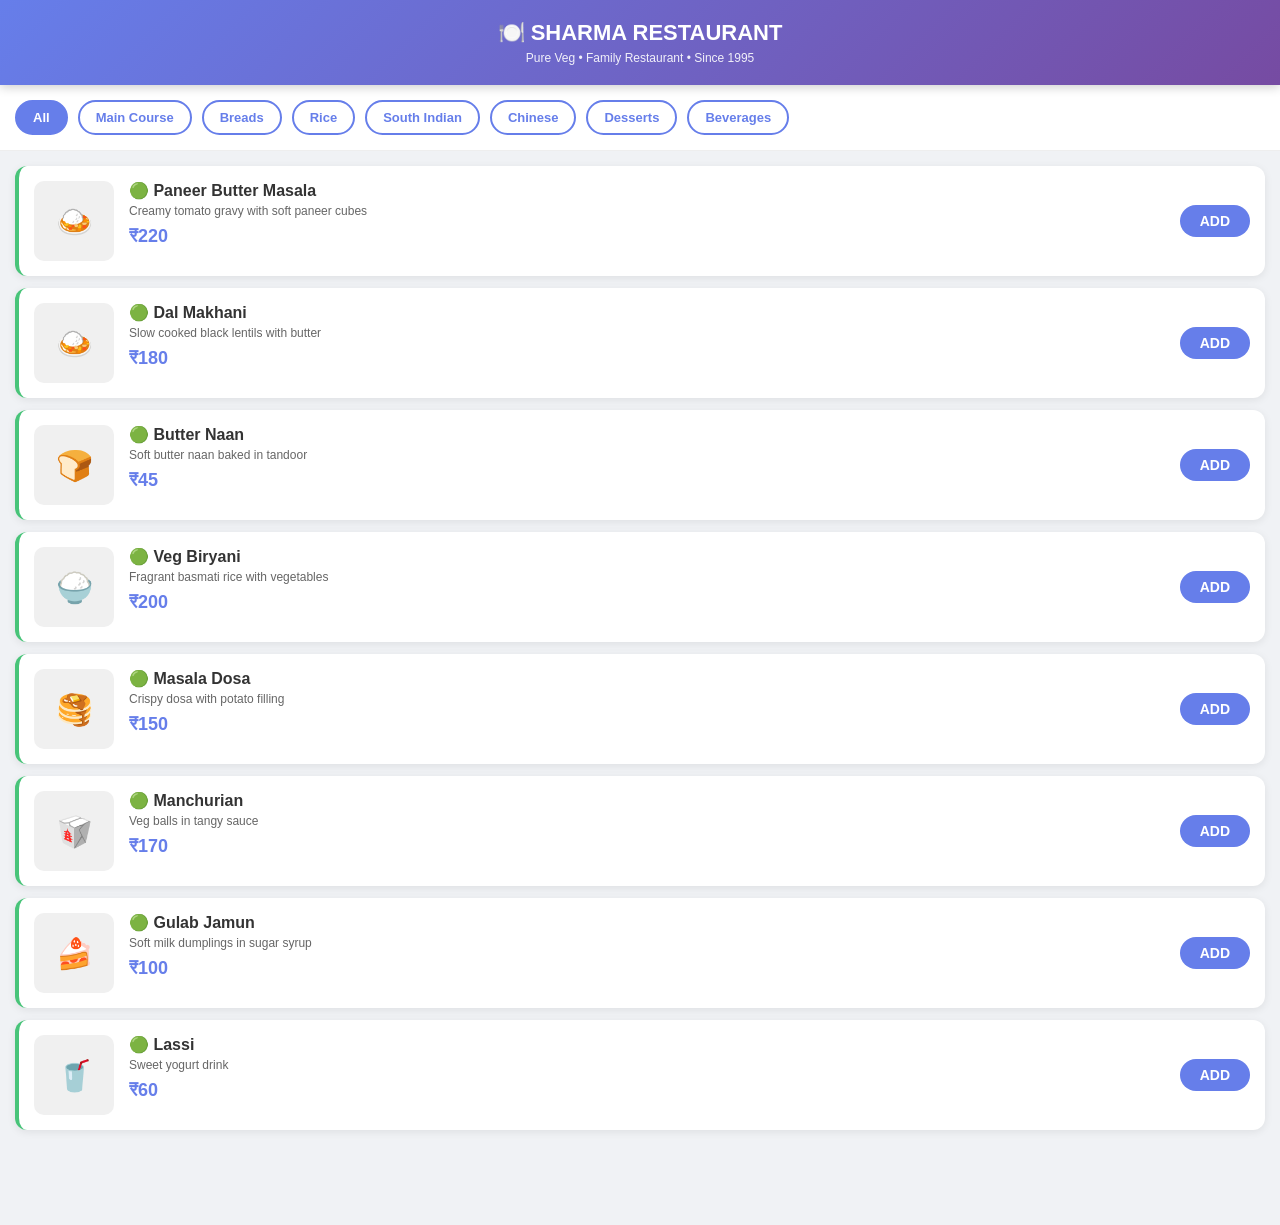
<file: Index.html>
<!DOCTYPE html>
<html lang="hi">
<head>
    <meta charset="UTF-8">
    <meta name="viewport" content="width=device-width, initial-scale=1.0">
    <title>🍽️ Restaurant Order</title>
    <style>
        * {
            margin: 0;
            padding: 0;
            box-sizing: border-box;
        }

        body {
            font-family: 'Segoe UI', Arial, sans-serif;
            background: #f0f2f5;
            padding-bottom: 80px;
        }

        .header {
            background: linear-gradient(135deg, #667eea 0%, #764ba2 100%);
            color: white;
            padding: 20px;
            text-align: center;
            position: sticky;
            top: 0;
            z-index: 100;
            box-shadow: 0 2px 10px rgba(0,0,0,0.2);
        }

        .header h1 {
            font-size: 22px;
            margin-bottom: 5px;
        }

        .header p {
            font-size: 12px;
            opacity: 0.9;
        }

        .categories {
            display: flex;
            gap: 10px;
            padding: 15px;
            overflow-x: auto;
            background: white;
            border-bottom: 1px solid #eee;
            position: sticky;
            top: 85px;
            z-index: 99;
        }

        .category-btn {
            padding: 8px 16px;
            border-radius: 20px;
            border: 2px solid #667eea;
            background: white;
            color: #667eea;
            font-weight: bold;
            cursor: pointer;
            white-space: nowrap;
            transition: all 0.3s;
            font-size: 13px;
        }

        .category-btn.active {
            background: #667eea;
            color: white;
        }

        .menu-container {
            padding: 15px;
            display: grid;
            gap: 12px;
        }

        .menu-item {
            background: white;
            border-radius: 12px;
            padding: 15px;
            display: flex;
            gap: 15px;
            box-shadow: 0 2px 8px rgba(0,0,0,0.08);
            transition: transform 0.2s;
            position: relative;
        }

        .menu-item:hover {
            transform: translateY(-2px);
        }

        .menu-item.veg {
            border-left: 4px solid #48c479;
        }

        .menu-item.non-veg {
            border-left: 4px solid #e43b4f;
        }

        .item-image {
            width: 80px;
            height: 80px;
            border-radius: 10px;
            object-fit: cover;
            background: #f0f0f0;
            display: flex;
            align-items: center;
            justify-content: center;
            font-size: 30px;
        }

        .item-details {
            flex: 1;
        }

        .item-name {
            font-size: 16px;
            font-weight: bold;
            color: #333;
            margin-bottom: 4px;
        }

        .item-desc {
            font-size: 12px;
            color: #666;
            margin-bottom: 8px;
        }

        .item-price {
            font-size: 18px;
            font-weight: bold;
            color: #667eea;
        }

        .add-btn {
            background: #667eea;
            color: white;
            border: none;
            padding: 8px 20px;
            border-radius: 20px;
            font-weight: bold;
            cursor: pointer;
            font-size: 14px;
            transition: all 0.3s;
        }

        .add-btn:hover {
            background: #5a67d8;
            transform: scale(1.05);
        }

        .quantity-controls {
            display: flex;
            align-items: center;
            gap: 10px;
        }

        .qty-btn {
            width: 28px;
            height: 28px;
            border-radius: 50%;
            border: 2px solid #667eea;
            background: white;
            color: #667eea;
            font-weight: bold;
            cursor: pointer;
            font-size: 16px;
            display: flex;
            align-items: center;
            justify-content: center;
        }

        .qty-count {
            font-weight: bold;
            font-size: 16px;
            min-width: 20px;
            text-align: center;
        }

        .cart-bar {
            position: fixed;
            bottom: 0;
            left: 0;
            right: 0;
            background: white;
            padding: 15px 20px;
            box-shadow: 0 -4px 20px rgba(0,0,0,0.15);
            display: flex;
            justify-content: space-between;
            align-items: center;
            z-index: 1000;
        }

        .cart-info {
            display: flex;
            gap: 15px;
            align-items: center;
        }

        .cart-count {
            background: #e43b4f;
            color: white;
            padding: 4px 10px;
            border-radius: 15px;
            font-weight: bold;
            font-size: 14px;
        }

        .cart-total {
            font-weight: bold;
            color: #333;
            font-size: 16px;
        }

        .view-cart-btn {
            background: #667eea;
            color: white;
            border: none;
            padding: 12px 30px;
            border-radius: 25px;
            font-weight: bold;
            cursor: pointer;
            font-size: 14px;
        }

        /* Modal */
        .modal {
            display: none;
            position: fixed;
            top: 0;
            left: 0;
            right: 0;
            bottom: 0;
            background: rgba(0,0,0,0.7);
            z-index: 2000;
            padding: 20px;
            overflow-y: auto;
        }

        .modal-content {
            background: white;
            border-radius: 20px;
            padding: 25px;
            max-width: 500px;
            margin: 20px auto;
        }

        .modal h2 {
            text-align: center;
            margin-bottom: 20px;
            color: #333;
        }

        .cart-item {
            display: flex;
            justify-content: space-between;
            align-items: center;
            padding: 12px 0;
            border-bottom: 1px solid #eee;
        }

        .customer-form input,
        .customer-form textarea {
            width: 100%;
            padding: 12px;
            margin-bottom: 12px;
            border: 2px solid #e0e0e0;
            border-radius: 10px;
            font-size: 14px;
            font-family: inherit;
        }

        .place-order-btn {
            background: #48c479;
            color: white;
            width: 100%;
            padding: 15px;
            border: none;
            border-radius: 12px;
            font-weight: bold;
            font-size: 16px;
            cursor: pointer;
            margin-top: 10px;
        }

        .order-code {
            background: #f0f0f0;
            padding: 15px;
            border-radius: 10px;
            text-align: center;
            margin: 15px 0;
            font-size: 24px;
            font-weight: bold;
            letter-spacing: 3px;
            color: #667eea;
        }

        .close-btn {
            background: #e43b4f;
            color: white;
            border: none;
            padding: 10px 20px;
            border-radius: 10px;
            cursor: pointer;
            float: right;
            margin-top: 10px;
        }
    </style>
</head>
<body>

    <div class="header">
        <h1>🍽️ SHARMA RESTAURANT</h1>
        <p>Pure Veg • Family Restaurant • Since 1995</p>
    </div>

    <div class="categories" id="categories"></div>

    <div class="menu-container" id="menuContainer"></div>

    <div class="cart-bar" id="cartBar">
        <div class="cart-info">
            <span class="cart-count" id="cartCount">0</span>
            <span class="cart-total" id="cartTotal">₹0</span>
        </div>
        <button class="view-cart-btn" onclick="openCart()">🛒 View Cart</button>
    </div>

    <!-- Cart Modal -->
    <div class="modal" id="cartModal">
        <div class="modal-content" id="cartModalContent"></div>
    </div>

    <script>
        // 🔥 FIREBASE CONFIG - TERA DATABASE URL YAHAN DAAL
        const FIREBASE_DB_URL = "https://TERA_PROJECT_NAME-default-rtdb.asia-southeast1.firebasedatabase.app";
        
        let cart = [];
        let menuData = [];

        // Sample Menu (Admin panel se change karega toh live update hoga)
        const defaultMenu = [
            { id: 1, name: "Paneer Butter Masala", category: "Main Course", price: 220, veg: true, desc: "Creamy tomato gravy with soft paneer cubes" },
            { id: 2, name: "Dal Makhani", category: "Main Course", price: 180, veg: true, desc: "Slow cooked black lentils with butter" },
            { id: 3, name: "Butter Naan", category: "Breads", price: 45, veg: true, desc: "Soft butter naan baked in tandoor" },
            { id: 4, name: "Veg Biryani", category: "Rice", price: 200, veg: true, desc: "Fragrant basmati rice with vegetables" },
            { id: 5, name: "Masala Dosa", category: "South Indian", price: 150, veg: true, desc: "Crispy dosa with potato filling" },
            { id: 6, name: "Manchurian", category: "Chinese", price: 170, veg: true, desc: "Veg balls in tangy sauce" },
            { id: 7, name: "Gulab Jamun", category: "Desserts", price: 100, veg: true, desc: "Soft milk dumplings in sugar syrup" },
            { id: 8, name: "Lassi", category: "Beverages", price: 60, veg: true, desc: "Sweet yogurt drink" }
        ];

        // Load Menu
        function loadMenu() {
            fetch(`${FIREBASE_DB_URL}/menu.json`)
                .then(res => res.json())
                .then(data => {
                    menuData = data || defaultMenu;
                    if (!data) {
                        // Save default menu to Firebase
                        fetch(`${FIREBASE_DB_URL}/menu.json`, {
                            method: 'PUT',
                            body: JSON.stringify(defaultMenu)
                        });
                    }
                    renderCategories();
                    renderMenu('All');
                })
                .catch(() => {
                    menuData = defaultMenu;
                    renderCategories();
                    renderMenu('All');
                });
        }

        function renderCategories() {
            const categories = [...new Set(menuData.map(item => item.category))];
            const catContainer = document.getElementById('categories');
            catContainer.innerHTML = '<button class="category-btn active" onclick="renderMenu(\'All\')">All</button>';
            categories.forEach(cat => {
                catContainer.innerHTML += `<button class="category-btn" onclick="renderMenu('${cat}')">${cat}</button>`;
            });
        }

        function renderMenu(category) {
            // Update active button
            document.querySelectorAll('.category-btn').forEach(btn => {
                btn.classList.remove('active');
                if (btn.textContent === category) btn.classList.add('active');
            });

            const filtered = category === 'All' ? menuData : menuData.filter(item => item.category === category);
            const container = document.getElementById('menuContainer');
            
            container.innerHTML = filtered.map(item => {
                const cartItem = cart.find(c => c.id === item.id);
                const qty = cartItem ? cartItem.qty : 0;
                const emoji = item.category === 'Main Course' ? '🍛' :
                              item.category === 'Breads' ? '🍞' :
                              item.category === 'Rice' ? '🍚' :
                              item.category === 'South Indian' ? '🥞' :
                              item.category === 'Chinese' ? '🥡' :
                              item.category === 'Desserts' ? '🍰' : '🥤';

                return `
                    <div class="menu-item ${item.veg ? 'veg' : 'non-veg'}">
                        <div class="item-image">${emoji}</div>
                        <div class="item-details">
                            <div class="item-name">${item.veg ? '🟢 ' : '🔴 '}${item.name}</div>
                            <div class="item-desc">${item.desc}</div>
                            <div class="item-price">₹${item.price}</div>
                        </div>
                        <div class="quantity-controls">
                            ${qty > 0 ? `
                                <button class="qty-btn" onclick="updateQty(${item.id}, -1)">-</button>
                                <span class="qty-count">${qty}</span>
                            ` : ''}
                            <button class="add-btn" onclick="updateQty(${item.id}, 1)">
                                ${qty > 0 ? '+' : 'ADD'}
                            </button>
                        </div>
                    </div>
                `;
            }).join('');
        }

        function updateQty(itemId, change) {
            const item = menuData.find(i => i.id === itemId);
            const cartIndex = cart.findIndex(c => c.id === itemId);

            if (cartIndex > -1) {
                cart[cartIndex].qty += change;
                if (cart[cartIndex].qty <= 0) cart.splice(cartIndex, 1);
            } else if (change > 0) {
                cart.push({ ...item, qty: 1 });
            }
            updateCartBar();
            renderMenu(document.querySelector('.category-btn.active').textContent);
        }

        function updateCartBar() {
            const count = cart.reduce((sum, item) => sum + item.qty, 0);
            const total = cart.reduce((sum, item) => sum + (item.price * item.qty), 0);
            document.getElementById('cartCount').textContent = count;
            document.getElementById('cartTotal').textContent = `₹${total}`;
            document.getElementById('cartBar').style.display = count > 0 ? 'flex' : 'none';
        }

        function openCart() {
            const modal = document.getElementById('cartModal');
            const content = document.getElementById('cartModalContent');
            const total = cart.reduce((sum, item) => sum + (item.price * item.qty), 0);

            content.innerHTML = `
                <h2>🛒 Your Order</h2>
                ${cart.map(item => `
                    <div class="cart-item">
                        <span>${item.name} x ${item.qty}</span>
                        <span>₹${item.price * item.qty}</span>
                        <button class="qty-btn" onclick="updateQtyFromModal(${item.id}, -1)">-</button>
                        <button class="qty-btn" onclick="updateQtyFromModal(${item.id}, 1)">+</button>
                    </div>
                `).join('')}
                <h3 style="text-align:right; margin-top:15px;">Total: ₹${total}</h3>
                
                <div class="customer-form">
                    <input type="text" id="custName" placeholder="Your Name*" required>
                    <input type="tel" id="custPhone" placeholder="Phone Number*" required>
                    <textarea id="custAddress" placeholder="Delivery Address*" rows="3" required></textarea>
                    <textarea id="custNotes" placeholder="Special Instructions (Optional)" rows="2"></textarea>
                </div>
                
                <button class="place-order-btn" onclick="placeOrder()">✅ Place Order</button>
                <button class="close-btn" onclick="closeCart()">✕ Close</button>
            `;
            modal.style.display = 'block';
        }

        function updateQtyFromModal(itemId, change) {
            updateQty(itemId, change);
            openCart(); // Refresh modal
        }

        function closeCart() {
            document.getElementById('cartModal').style.display = 'none';
        }

        function generateOrderCode() {
            const prefix = 'ORD';
            const timestamp = Date.now().toString(36).toUpperCase();
            const random = Math.random().toString(36).substring(2, 5).toUpperCase();
            return `${prefix}-${timestamp}${random}`;
        }

        function placeOrder() {
            const name = document.getElementById('custName').value.trim();
            const phone = document.getElementById('custPhone').value.trim();
            const address = document.getElementById('custAddress').value.trim();
            const notes = document.getElementById('custNotes').value.trim();

            if (!name || !phone || !address) {
                alert('Please fill all required fields!');
                return;
            }

            const orderCode = generateOrderCode();
            const total = cart.reduce((sum, item) => sum + (item.price * item.qty), 0);
            
            const order = {
                code: orderCode,
                customer: { name, phone, address, notes },
                items: cart,
                total: total,
                status: 'pending',
                timestamp: new Date().toISOString(),
                time: new Date().toLocaleString('en-IN')
            };

            // Save to Firebase
            fetch(`${FIREBASE_DB_URL}/orders/${orderCode}.json`, {
                method: 'PUT',
                body: JSON.stringify(order)
            })
            .then(() => {
                document.getElementById('cartModalContent').innerHTML = `
                    <h2 style="color:#48c479;">✅ Order Placed!</h2>
                    <p style="text-align:center;">Your order code is:</p>
                    <div class="order-code">${orderCode}</div>
                    <p style="text-align:center; font-size:14px; color:#666;">
                        Save this code to track your order!<br>
                        We'll call you at ${phone} for confirmation.
                    </p>
                    <button class="close-btn" onclick="closeCart()">Done</button>
                `;
                cart = [];
                updateCartBar();
            })
            .catch(err => {
                alert('Error placing order. Please try again.');
                console.error(err);
            });
        }

        // Init
        loadMenu();
        updateCartBar();
    </script>
</body>
</html>
</file>
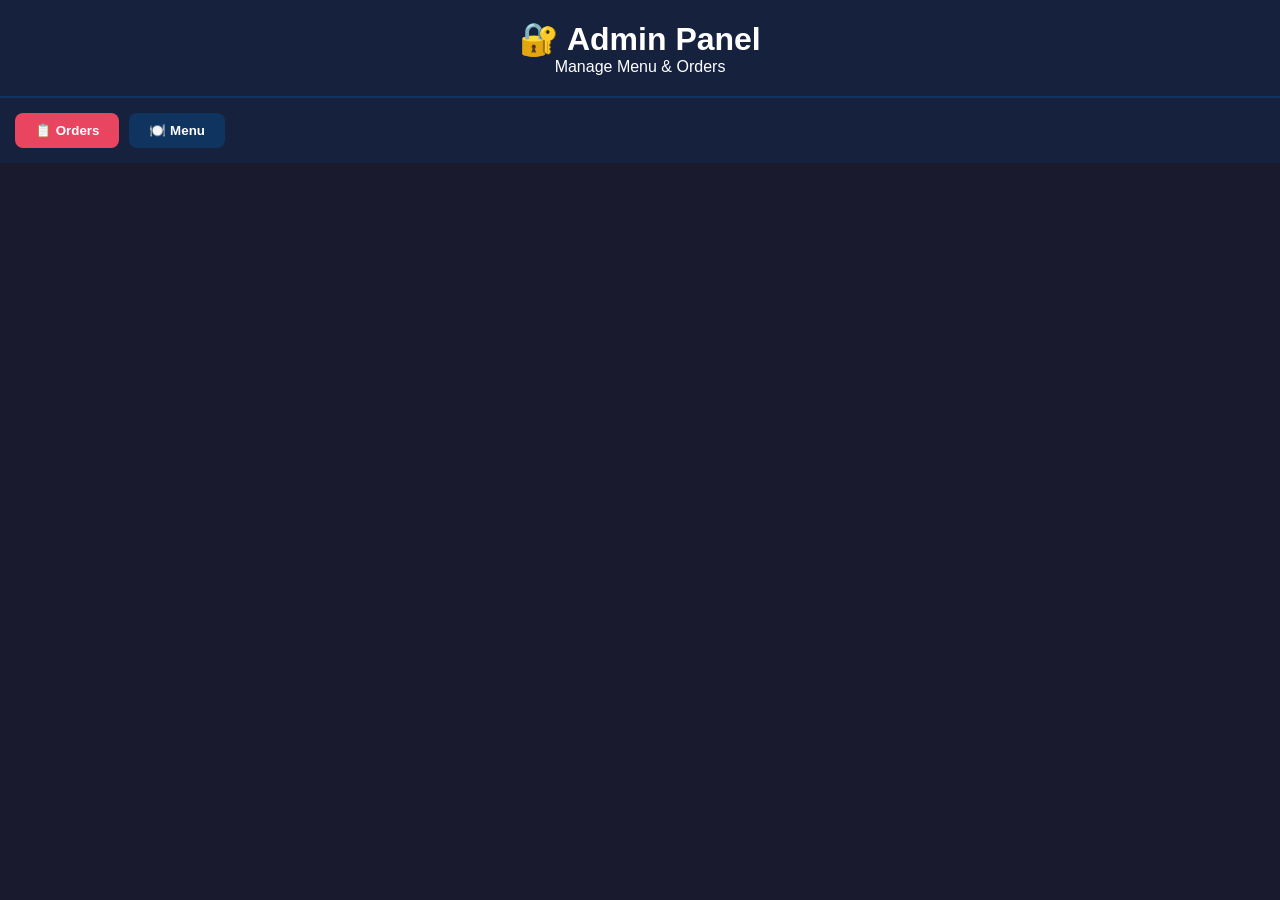
<file: Admin.html>
<!DOCTYPE html>
<html lang="en">
<head>
    <meta charset="UTF-8">
    <meta name="viewport" content="width=device-width, initial-scale=1.0">
    <title>🔐 Admin Panel</title>
    <style>
        * { margin: 0; padding: 0; box-sizing: border-box; }
        
        body {
            font-family: 'Segoe UI', Arial, sans-serif;
            background: #1a1a2e;
            color: white;
        }

        .header {
            background: #16213e;
            padding: 20px;
            text-align: center;
            border-bottom: 2px solid #0f3460;
        }

        .tabs {
            display: flex;
            gap: 10px;
            padding: 15px;
            background: #16213e;
        }

        .tab-btn {
            padding: 10px 20px;
            background: #0f3460;
            color: white;
            border: none;
            border-radius: 8px;
            cursor: pointer;
            font-weight: bold;
        }

        .tab-btn.active {
            background: #e94560;
        }

        .content {
            padding: 20px;
            max-width: 800px;
            margin: 0 auto;
        }

        .menu-form {
            background: #16213e;
            padding: 20px;
            border-radius: 12px;
            margin-bottom: 20px;
        }

        .menu-form input,
        .menu-form select {
            width: 100%;
            padding: 12px;
            margin-bottom: 10px;
            background: #1a1a2e;
            border: 1px solid #0f3460;
            color: white;
            border-radius: 8px;
            font-size: 14px;
        }

        .btn {
            padding: 12px 25px;
            border: none;
            border-radius: 8px;
            cursor: pointer;
            font-weight: bold;
            font-size: 14px;
        }

        .btn-primary { background: #e94560; color: white; }
        .btn-success { background: #48c479; color: white; }
        .btn-danger { background: #e94560; color: white; }

        .order-card {
            background: #16213e;
            padding: 15px;
            border-radius: 10px;
            margin-bottom: 10px;
            border-left: 4px solid #e94560;
        }

        .order-card.completed {
            border-left-color: #48c479;
            opacity: 0.7;
        }

        .order-header {
            display: flex;
            justify-content: space-between;
            margin-bottom: 10px;
        }

        .order-code {
            font-weight: bold;
            font-size: 18px;
            color: #e94560;
        }

        .order-status {
            padding: 4px 12px;
            border-radius: 15px;
            font-size: 12px;
            font-weight: bold;
        }

        .status-pending { background: #ffa500; color: #000; }
        .status-completed { background: #48c479; color: white; }

        .order-details {
            font-size: 14px;
            color: #ccc;
        }

        .menu-item-admin {
            display: flex;
            justify-content: space-between;
            align-items: center;
            padding: 12px;
            background: #1a1a2e;
            margin-bottom: 8px;
            border-radius: 8px;
        }
    </style>
</head>
<body>

    <div class="header">
        <h1>🔐 Admin Panel</h1>
        <p>Manage Menu & Orders</p>
    </div>

    <div class="tabs">
        <button class="tab-btn active" onclick="showTab('orders')">📋 Orders</button>
        <button class="tab-btn" onclick="showTab('menu')">🍽️ Menu</button>
    </div>

    <div class="content" id="tabContent"></div>

    <script>
        // 🔥 YAHAN APNI FIREBASE URL DAAL
        const FIREBASE_DB_URL = "https://TERA_PROJECT_NAME-default-rtdb.asia-southeast1.firebasedatabase.app";
        
        let currentTab = 'orders';

        function showTab(tab) {
            currentTab = tab;
            document.querySelectorAll('.tab-btn').forEach(btn => btn.classList.remove('active'));
            event.target.classList.add('active');
            
            if (tab === 'orders') loadOrders();
            else loadMenuAdmin();
        }

        function loadOrders() {
            fetch(`${FIREBASE_DB_URL}/orders.json`)
                .then(res => res.json())
                .then(data => {
                    const orders = data ? Object.values(data).reverse() : [];
                    const content = document.getElementById('tabContent');
                    
                    if (orders.length === 0) {
                        content.innerHTML = '<p style="text-align:center; padding:40px;">No orders yet</p>';
                        return;
                    }

                    content.innerHTML = orders.map(order => `
                        <div class="order-card ${order.status === 'completed' ? 'completed' : ''}">
                            <div class="order-header">
                                <span class="order-code">#${order.code}</span>
                                <span class="order-status ${order.status === 'completed' ? 'status-completed' : 'status-pending'}">
                                    ${order.status.toUpperCase()}
                                </span>
                            </div>
                            <div class="order-details">
                                <p><strong>Customer:</strong> ${order.customer.name} | 📞 ${order.customer.phone}</p>
                                <p><strong>Address:</strong> ${order.customer.address}</p>
                                <p><strong>Order:</strong> ${order.items.map(i => `${i.name}x${i.qty}`).join(', ')}</p>
                                <p><strong>Total:</strong> ₹${order.total}</p>
                                <p><strong>Time:</strong> ${order.time}</p>
                                ${order.customer.notes ? `<p><strong>Notes:</strong> ${order.customer.notes}</p>` : ''}
                            </div>
                            ${order.status !== 'completed' ? `
                                <button class="btn btn-success" onclick="completeOrder('${order.code}')">
                                    ✅ Mark as Completed
                                </button>
                            ` : ''}
                            <button class="btn btn-danger" onclick="deleteOrder('${order.code}')">🗑️ Delete</button>
                        </div>
                    `).join('');
                });
        }

        function completeOrder(code) {
            fetch(`${FIREBASE_DB_URL}/orders/${code}/status.json`, {
                method: 'PUT',
                body: JSON.stringify('completed')
            }).then(() => loadOrders());
        }

        function deleteOrder(code) {
            if (confirm('Delete this order?')) {
                fetch(`${FIREBASE_DB_URL}/orders/${code}.json`, { method: 'DELETE' })
                    .then(() => loadOrders());
            }
        }

        function loadMenuAdmin() {
            fetch(`${FIREBASE_DB_URL}/menu.json`)
                .then(res => res.json())
                .then(menu => {
                    const content = document.getElementById('tabContent');
                    const items = menu || [];
                    
                    content.innerHTML = `
                        <div class="menu-form">
                            <h3>Add New Item</h3>
                            <input type="text" id="newName" placeholder="Item Name">
                            <input type="text" id="newDesc" placeholder="Description">
                            <select id="newCategory">
                                <option>Main Course</option>
                                <option>Breads</option>
                                <option>Rice</option>
                                <option>South Indian</option>
                                <option>Chinese</option>
                                <option>Desserts</option>
                                <option>Beverages</option>
                            </select>
                            <input type="number" id="newPrice" placeholder="Price (₹)">
                            <select id="newVeg">
                                <option value="true">Veg</option>
                                <option value="false">Non-Veg</option>
                            </select>
                            <button class="btn btn-primary" onclick="addMenuItem()">➕ Add Item</button>
                        </div>
                        
                        <h3>Current Menu (${items.length} items)</h3>
                        ${items.map(item => `
                            <div class="menu-item-admin">
                                <span>${item.veg ? '🟢' : '🔴'} ${item.name} - ₹${item.price}</span>
                                <button class="btn btn-danger" onclick="deleteMenuItem(${item.id})">🗑️</button>
                            </div>
                        `).join('')}
                    `;
                });
        }

        function addMenuItem() {
            const name = document.getElementById('newName').value.trim();
            const desc = document.getElementById('newDesc').value.trim();
            const category = document.getElementById('newCategory').value;
            const price = parseInt(document.getElementById('newPrice').value);
            const veg = document.getElementById('newVeg').value === 'true';

            if (!name || !price) {
                alert('Name and price are required!');
                return;
            }

            fetch(`${FIREBASE_DB_URL}/menu.json`)
                .then(res => res.json())
                .then(menu => {
                    const items = menu || [];
                    const newId = items.length > 0 ? Math.max(...items.map(i => i.id)) + 1 : 1;
                    items.push({ id: newId, name, desc, category, price, veg });
                    
                    return fetch(`${FIREBASE_DB_URL}/menu.json`, {
                        method: 'PUT',
                        body: JSON.stringify(items)
                    });
                })
                .then(() => {
                    alert('Item added!');
                    loadMenuAdmin();
                });
        }

        function deleteMenuItem(id) {
            if (confirm('Delete this item?')) {
                fetch(`${FIREBASE_DB_URL}/menu.json`)
                    .then(res => res.json())
                    .then(menu => {
                        const updated = menu.filter(item => item.id !== id);
                        return fetch(`${FIREBASE_DB_URL}/menu.json`, {
                            method: 'PUT',
                            body: JSON.stringify(updated)
                        });
                    })
                    .then(() => loadMenuAdmin());
            }
        }

        // Initial load
        loadOrders();
    </script>
</body>
</html>
</file>
